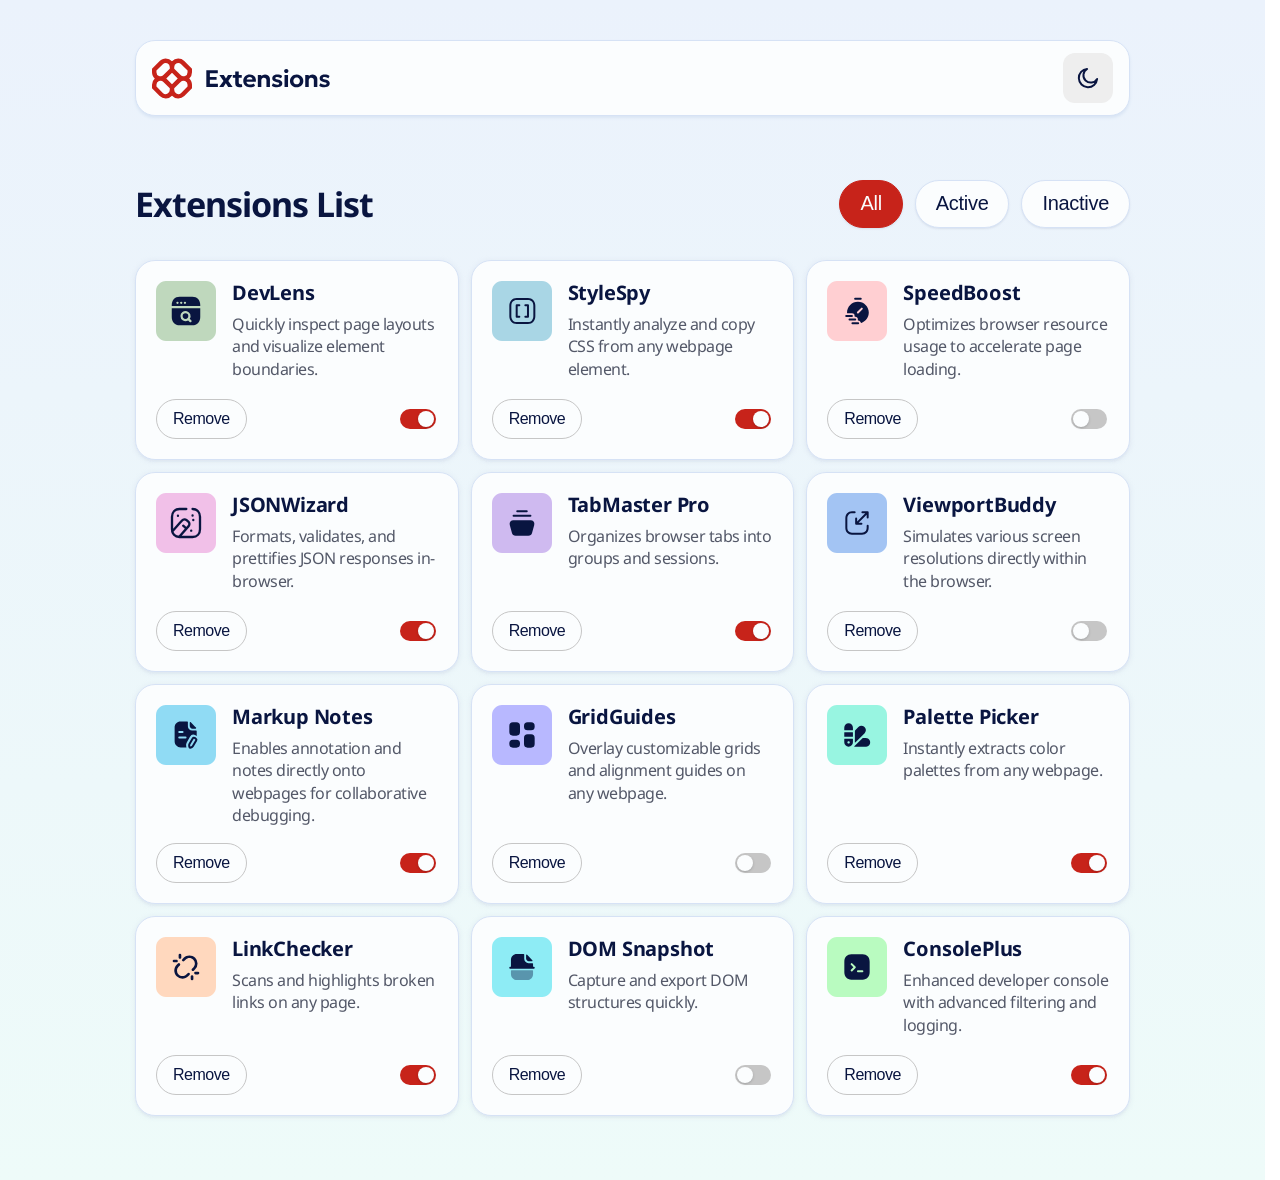
<file: index.html>
<!doctype html>
<html lang="en">
    <head>
        <meta charset="UTF-8">
        <meta name="viewport" content="width=device-width, initial-scale=1.0">
        <title>Browser Extension Manager</title>
        <link rel="icon" type="image/svg+xml" href="images/favicon.svg">
        <link rel="icon" type="image/png" sizes="32x32" href="images/favicon-32x32.png">
        <link rel="stylesheet" href="styles/browser-extension-manager-ui.css">
    </head>
    <body>
        <div class="container browser-extension-manager">
            <header>
                <nav>
                    <a class="logo-link" href="/index.html">
                        <img class="logo-light" src="images/logo.svg" alt="Extension Manager">
                        <img class="logo-dark" src="images/logo-dark.webp" alt="Extension Manager">
                    </a>
                    <button class="settings-light-dark" type="button" aria-label="Toggle dark mode">
                        <img class="moon-icon" src="images/icon-moon.svg" alt="">
                        <img class="sun-icon" src="images/icon-sun.svg" alt="">
                    </button>
                </nav>
            </header>
            <main>
                <section class="extensions-header">
                    <h1>Extensions List</h1>
                    <div class="filter-container">
                        <button class="all-button active" type="button" aria-pressed="true">All</button>
                        <button class="active-button" type="button" aria-pressed="false">Active</button>
                        <button class="inactive-button" type="button" aria-pressed="false">Inactive</button>
                    </div>
                </section>
                <div class="extensions-container"></div>
            </main>
        </div>
        <div class="modal-overlay" aria-hidden="true">
            <div class="modal" role="dialog" aria-modal="true" aria-labelledby="modal-title" tabindex="-1">
                <h2 id="modal-title">Remove Extension?</h2>
                <p class="modal-message">Are you sure you want to remove this extension?</p>
                <div class="modal-actions">
                    <button class="cancel-button" type="button">
                        Cancel
                    </button>
                    <button class="confirm-remove-button" type="button">
                        Remove
                    </button>
                </div>
            </div>
        </div>
        <div class="toast" role="status" aria-live="polite">
            <p class="toast-message"></p>
            <button class="undo-button" type="button">
                <svg xmlns="http://www.w3.org/2000/svg" width="20" height="20" viewBox="0 0 20 20" aria-hidden="true"><path d="M1.563 1.281h.949c.246 0 .422.211.422.457l-.07 3.446a8.6 8.6 0 0 1 7.277-3.868c4.816 0 8.718 3.938 8.718 8.72-.035 4.816-3.937 8.683-8.718 8.683a8.86 8.86 0 0 1-5.871-2.215.446.446 0 0 1 0-.633l.703-.703c.14-.14.386-.14.562 0 1.23 1.09 2.813 1.723 4.606 1.723A6.88 6.88 0 0 0 17.03 10c0-3.797-3.093-6.89-6.89-6.89-2.813 0-5.203 1.687-6.293 4.078l4.43-.106c.245 0 .456.176.456.422v.95c0 .245-.21.421-.421.421h-6.75a.406.406 0 0 1-.422-.422v-6.75c0-.21.175-.422.422-.422"/></svg>
                Undo
            </button>
        </div>
        <script type="module" src="scripts/index.js"></script> 
    </body>
</html>
</file>
<file: styles/browser-extension-manager-ui.css>
/* Global Variables */
:root {
    --theme-transition: .2s ease;
    --colors-neutral-0: #FBFDFE;
    --colors-neutral-100: #eee;
    --colors-neutral-200: #D6E2F5;
    --colors-neutral-300: #C6C6C6;
    --colors-neutral-600: #535868;
    --colors-neutral-700: #2F364B;
    --colors-neutral-800: #202535;
    --colors-neutral-900: #091540;
    --colors-red-400: #F25C54;
    --colors-red-500: #DE4840;
    --colors-red-700: #C7231A;
    --spacing-xxs: 0.125rem;
    --spacing-050: 0.25rem;
    --spacing-100: 0.5rem;
    --spacing-125: 0.625rem;
    --spacing-150: 0.75rem;
    --spacing-200: 1rem;
    --spacing-250: 1.25rem;
    --spacing-300: 1.5rem;
    --spacing-400: 2rem;
    --spacing-500: 2.5rem;
    --spacing-800: 4rem;
    --corner-radius-10: 0.625rem;
    --corner-radius-12: 0.75rem;
    --corner-radius-20: 1.25rem;
    --corner-radius-full: 62.4375rem;
    --radius-full: 9999px;
    --background-gradient-light: linear-gradient(180deg, #EBF2FC 0%, #EEFBF9 100%), #FFF;
    --background-gradient-dark: linear-gradient(180deg, #04091B 0%, #091540 100%), #FFF;
    --background-nav: var(--colors-neutral-0);
    --border-nav: 1px solid var(--colors-neutral-200);
    --box-shadow-nav: 0 2px 3px 0 #D9E5F4;
    --background-settings-light-dark: var(--colors-neutral-100);
    --background-settings-light-dark-hover: var(--colors-neutral-300);
    --color-extensions-header-h1: var(--colors-neutral-900);
    --background-filter-container-button: var(--colors-neutral-0);
    --border-filter-container-button: 1px solid var(--colors-neutral-200);
    --box-shadow-filter-container-button: 0 1px 2px 0 rgba(184, 196, 215, 0.40);
    --color-filter-container-button: var(--colors-neutral-900);
    --background-filter-container-button-active: var(--colors-red-700);
    --border-filter-container-button-active: 1px solid var(--colors-red-700);
    --color-filter-container-button-active: var(--colors-neutral-0);
    --background-filter-container-button-active-hover: var(--colors-red-500);
    --border-filter-container-button-active-hover: 1px solid var(--colors-red-500);
    --background-extension-card: var(--colors-neutral-0);
    --border-extension-card: 1px solid var(--colors-neutral-200);
    --box-shadow-extension-card: 0 2px 2px 0 rgba(194, 206, 225, 0.20), 0 1px 5px 1px rgba(194, 206, 225, 0.22);
    --color-extension-name: var(--colors-neutral-900);
    --color-extension-description: var(--colors-neutral-600);
    --background-remove-button: var(--colors-neutral-0);
    --border-remove-button: 1px solid var(--colors-neutral-300);
    --color-remove-button: var(--colors-neutral-900);
    --background-remove-button-hover: var(--colors-red-700);
    --border-remove-button-hover: 1px solid var(--colors-red-700);
    --color-remove-button-hover: var(--colors-neutral-0);
    --background-toggle-slider: var(--colors-neutral-300);
    --background-toggle-slider-before: var(--colors-neutral-0);
    --box-shadow-toggle-slider-before: 0 1px 3px 0 rgba(10, 13, 18, 0.15), 0 1px 2px -1px rgba(10, 13, 18, 0.15);
    --background-compact-toggle-slider: var(--colors-red-700);
    --background-compact-toggle-slider-hover: var(--colors-red-500);
    --outline-compact-toggle-slider: 2px solid var(--colors-red-700);
    --background-modal: rgba(0,0,0,.4);
    --background-modal-card: var(--colors-neutral-0);
    --color-modal-text: var(--colors-neutral-900);
    --background-toast: var(--colors-neutral-800);
    --border-toast: 1px solid var(--colors-neutral-600);
    --box-shadow-toast: 0 4px 12px rgba(0,0,0,.15);
    --color-toast: var(--colors-neutral-0);
    --color-undo-button: var(--colors-red-400);
    --undo-button-svg: var(--colors-red-400);
}

.dark-mode {
    --background-nav: var(--colors-neutral-800);
    --border-nav: 1px solid var(--colors-neutral-800);
    --box-shadow-nav: none;
    --background-settings-light-dark: var(--colors-neutral-700);
    --background-settings-light-dark-hover: var(--colors-neutral-600);
    --color-extensions-header-h1: var(--colors-neutral-0);
    --background-filter-container-button: var(--colors-neutral-700);
    --border-filter-container-button: 1px solid var(--colors-neutral-600);
    --box-shadow-filter-container-button: none;
    --color-filter-container-button: var(--colors-neutral-0);
    --background-filter-container-button-active: var(--colors-red-400);
    --border-filter-container-button-active: 1px solid var(--colors-red-400);
    --color-filter-container-button-active: var(--colors-neutral-900);
    --background-filter-container-button-active-hover: var(--colors-red-500);
    --border-filter-container-button-active-hover: 1px solid var(--colors-red-500);
    --background-extension-card: var(--colors-neutral-800);
    --border-extension-card: 1px solid var(--colors-neutral-600);
    --box-shadow-extension-card: none;
    --color-extension-name: var(--colors-neutral-0);
    --color-extension-description: var(--colors-neutral-300);
    --background-remove-button: transparent;
    --border-remove-button: 1px solid var(--colors-neutral-600);
    --color-remove-button: var(--colors-neutral-0);
    --background-remove-button-hover: var(--colors-red-400);
    --border-remove-button-hover: 1px solid var(--colors-red-400);
    --color-remove-button-hover: var(--colors-neutral-900);
    --background-toggle-slider: var(--colors-neutral-600);
    --background-toggle-slider-before: var(--colors-neutral-0);
    --box-shadow-toggle-slider-before: 0 1px 3px 0 rgba(10, 13, 18, 0.10), 0 1px 2px -1px rgba(9, 21, 64, 0.60);
    --background-compact-toggle-slider: var(--colors-red-400);
    --background-compact-toggle-slider-hover: var(--colors-red-500);
    --outline-compact-toggle-slider: 2px solid var(--colors-red-400);
    --background-modal-card: var(--colors-neutral-800);
    --color-modal-text: var(--colors-neutral-0);
    --background-toast: var(--colors-neutral-0);
    --border-toast: 1px solid var(--colors-neutral-200);
    --box-shadow-toast: 0 4px 12px rgba(0,0,0,.15);
    --color-toast: var(--colors-neutral-900); 
    --color-undo-button: var(--colors-red-700);
    --undo-button-svg: var(--colors-red-700);
}

/* Global Styles */

* {
    box-sizing: border-box;
}

html {
    scrollbar-gutter: stable;
}

html, body {
    margin: 0;
    padding: 0;
}

button {
    cursor: pointer;
}

button:focus-visible, a:focus-visible {
    outline: 2px solid var(--colors-red-400);
    outline-offset: 3px;
}

@media (prefers-reduced-motion: reduce) {
    *,
    *::before,
    *::after {
        animation-duration: 0.01ms !important;
        animation-iteration-count: 1 !important;
        transition-duration: 0.01ms !important;
    }
}

/* Desktop Default Styles */
/* 1440px Design */

@font-face {
    font-family: 'Noto Sans';
    src: url('../fonts/NotoSans/NotoSans-VariableFont_wdth,wght.ttf') format('truetype');
    font-style: normal;
    font-weight: 100 800;
}

@font-face {
    font-family: 'Noto Sans Italic';
    src: url('../fonts/NotoSans/NotoSans-Italic-VariableFont_wdth,wght.ttf') format('truetype');
    font-style: italic;
    font-weight: 100 800;
}

body {
    min-height: 100vh;
    position: relative;
    isolation: isolate;
    background: var(--background-gradient-light);
    font-family: 'Noto Sans', sans-serif;
}

body::before {
    content: "";
    position: fixed;
    inset: 0;
    background: var(--background-gradient-dark);
    opacity: 0;
    pointer-events: none;
    transition: opacity var(--theme-transition);
    z-index:-1;
}

body > * {
    position: relative;
    z-index: 1;
}

.dark-mode::before {
    opacity: 1;
}

.container {
    display: flex;
    width: min(90rem, 100%);
    min-height: 100vh;
    padding: var(--spacing-500) 8.4375rem var(--spacing-800) 8.4375rem;
    flex-direction: column;
    align-items: flex-start;
    gap: var(--spacing-800);
    margin: 0 auto;
}

header {
    width: 100%;
}

nav {
    display: flex;
    padding: var(--spacing-150) var(--spacing-200);
    justify-content: space-between;
    align-items: center;
    align-self: stretch;
    border-radius: var(--corner-radius-20);
    background: var(--background-nav);
    border: var(--border-nav);
    box-shadow: var(--box-shadow-nav);
}

.logo-link {
    display: flex;
    align-items: flex-start;
    gap: var(--spacing-150);
}

.logo-link img {
    max-width: 180px;
    height:auto;
}

.settings-light-dark {
    display: flex;
    width: 3.125rem;
    height: 3.125rem;
    justify-content: center;
    align-items: center;
    border-radius: var(--corner-radius-12);
    background: var(--background-settings-light-dark);
    border: none;
    transition: background-color var(--theme-transition);
}

.settings-light-dark:hover {
    background-color: var(--background-settings-light-dark-hover);
}

.moon-icon, .sun-icon {
    width: 1.375rem;
    height: 1.375rem;
    flex-shrink: 0;
}

.logo-dark {
    display:none;
}

.dark-mode .logo-light {
    display:none;
}

.dark-mode .logo-dark {
    display:block;
}

.sun-icon {
    display: none;
}

.dark-mode .moon-icon {
    display: none;
}

.dark-mode .sun-icon {
    display: block;
}

main {
    display: flex;
    width: 100%;
    flex-direction: column;
    align-items: flex-start;
    gap: var(--spacing-400);
}

.extensions-header {
    display: flex;
    align-items: center;
    gap: 3rem;
    align-self: stretch;
}

.extensions-header h1 {
    flex: 1 0 0;
    color: var(--color-extensions-header-h1);
    font-size: 2.125rem;
    font-style: normal;
    font-weight: 700;
    line-height: 100%;
    letter-spacing: -0.0625rem;
    margin: 0;
    transition: color var(--theme-transition);
}

.filter-container {
    display: flex;
    align-items: center;
    gap: var(--spacing-150);
}

.filter-container button {
    display: flex;
    padding: var(--spacing-100) var(--spacing-250) var(--spacing-125) var(--spacing-250);
    flex-direction: column;
    justify-content: center;
    align-items: center;
    gap: var(--spacing-125);
    align-self: stretch;
    background: var(--background-filter-container-button);
    box-shadow: var(--box-shadow-filter-container-button);
    border: var(--border-filter-container-button);
    border-radius: var(--corner-radius-full);
    color: var(--color-filter-container-button);
    font-size: 1.25rem;
    font-style: normal;
    font-weight: 500;
    line-height: 140%;
    letter-spacing: -0.01875rem;
    transition: 
        background-color var(--theme-transition), 
        border-color var(--theme-transition),
        color var(--theme-transition),
        opacity var(--theme-transition);
}

.filter-container button:hover {
    opacity: 0.7;
}

.dark-mode .filter-container button:hover {
    opacity: 1;
    background: var(--colors-neutral-600);
    border: 1px solid var(--colors-neutral-600);
}

.filter-container button.active {
    background: var(--background-filter-container-button-active);
    border: var(--border-filter-container-button-active);
    color: var(--color-filter-container-button-active);
}

.filter-container button.active:hover {
    opacity: 1;
    background: var(--background-filter-container-button-active-hover);
    border: var(--border-filter-container-button-active-hover);
}

.extensions-container {
    display: grid;
    grid-template-columns: repeat(3, minmax(0, 1fr));
    grid-auto-rows: minmax(12.5rem, auto);
    grid-gap: var(--spacing-150);
}

.extension-card {
    display: flex;
    min-height: 12.5rem;
    padding: var(--spacing-250);
    flex-direction: column;
    justify-content: space-between;
    align-items: flex-start;
    border-radius: var(--corner-radius-20);
    background: var(--background-extension-card);
    border: var(--border-extension-card);
    box-shadow: var(--box-shadow-extension-card);
    transition: 
        background-color var(--theme-transition), 
        border-color var(--theme-transition), 
        box-shadow var(--theme-transition); 
}

.extension-card.updated {
    animation: cardUpdate var(--theme-transition);
}

@keyframes cardUpdate {

    from {
        transform: scale(.98);
    }

    to {
        transform: scale(1);
    }

}

.extension-card.removing {
    animation: cardRemove .25s ease forwards;
}

@keyframes cardRemove {

    from {
        opacity: 1;
        transform: scale(1);
    }

    to {
        opacity: 0;
        transform: scale(.95);
    }

}

.extension-info {
    display: flex;
    align-items: flex-start;
    gap: var(--spacing-200);
    align-self: stretch;
}

.extension-icon {
    display: flex;
    width: 3.75rem;
    height: 3.75rem;
    flex: 0 0 3.75rem;
    justify-content: center;
    align-items: center;
    gap: var(--spacing-125);
}

.extension-icon img {
    width: 3.75rem;
    height: 3.75rem;
}

.extension-details {
    display: flex;
    flex-direction: column;
    align-items: flex-start;
    gap: var(--spacing-100);
    flex: 1;
}

.extension-name, .empty-state h2 {
    color: var(--color-extension-name);
    font-size: 1.25rem;
    font-style: normal;
    font-weight: 700;
    line-height: 120%;
    letter-spacing: -0.0125rem;
    margin: 0;
    transition: color var(--theme-transition);
}

.extension-description, .empty-state p {
    align-self: stretch;
    color: var(--color-extension-description);
    font-size: 1rem;
    font-style: normal;
    font-weight: 400;
    line-height: 140%;
    letter-spacing: -0.03125rem;
    margin: 0;
    transition: color var(--theme-transition);
}

.extension-actions {
    display: flex;
    justify-content: space-between;
    align-items: center;
    align-self: stretch;
    padding-top: var(--spacing-200);
}

.remove-button {
    display: flex;
    padding: var(--spacing-100) var(--spacing-200);
    justify-content: center;
    align-items: center;
    gap: var(--spacing-125);
    background: var(--background-remove-button);
    border: var(--border-remove-button);
    border-radius: var(--corner-radius-full);
    color: var(--color-remove-button);
    font-size: 1rem;
    font-style: normal;
    font-weight: 500;
    line-height: 140%;
    letter-spacing: -0.03125rem;
    transition: 
        background-color var(--theme-transition), 
        border-color var(--theme-transition), 
        color var(--theme-transition);
}

.remove-button:hover {
    background-color: var(--background-remove-button-hover);
    border: var(--border-remove-button-hover);
    color: var(--color-remove-button-hover);
}

.toggle {
    display: flex;
    padding: var(--spacing-xxs);
    justify-content: flex-end;
    align-items: center;
}

.compact-toggle {
    position: relative;
    display: inline-block;
    width: 36px;
    height: 20px; 
    cursor: pointer;
}

.compact-toggle input {
    opacity: 0;
    width: 0;
    height: 0;
}

.toggle-slider {
    position: absolute;
    top: 0;
    left: 0;
    right: 0;
    bottom: 0;
    background-color: var(--background-toggle-slider);
    border-radius: 999px;
    transition: background-color var(--theme-transition);
}

.toggle-slider::before {
    content: "";
    position: absolute;
    height: 16px;
    width: 16px;
    left: 2px;
    bottom: 2px;
    background-color: var(--background-toggle-slider-before);
    border-radius: 50%;
    box-shadow: var(--box-shadow-toggle-slider-before);
    transition: transform .1s ease-in-out, background-color var(--theme-transition), box-shadow var(--theme-transition);
}

.compact-toggle input:checked + .toggle-slider {
    background-color: var(--background-compact-toggle-slider);
}

.compact-toggle input:checked + .toggle-slider:hover {
    background-color: var(--background-compact-toggle-slider-hover);
}

.compact-toggle input:checked + .toggle-slider::before {
    transform: translateX(16px);
}

.compact-toggle input:focus-visible + .toggle-slider {
    outline: var(--outline-compact-toggle-slider);
    outline-offset: 2px;
}

.compact-toggle input:disabled + .toggle-slider {
    background-color: #E2E8F0;
    cursor: not-allowed;
    opacity: 0.6;
}

/* Modal */

.modal-overlay {
    position: fixed;
    inset: 0;
    display: flex;
    justify-content: center;
    align-items: center;
    background: var(--background-modal);
    opacity: 0;
    visibility: hidden;
    transition: opacity var(--theme-transition), visibility var(--theme-transition);
    z-index: 10;
}

.modal-overlay.show {
    opacity: 1;
    visibility: visible;
    pointer-events: auto;
}

.modal {
    width: min(90%, 25rem);
    padding: var(--spacing-400);
    border-radius: var(--corner-radius-20);
    background: var(--background-modal-card);
    color: var(--color-modal-text);
    transform: scale(.95);
    transition: transform var(--theme-transition);
}

.modal-overlay.show .modal {
    transform: scale(1);
}

.modal-open .remove-button:hover {
    background: var(--background-remove-button);
    border: var(--border-remove-button);
    color: var(--color-remove-button);
}

.modal h2 {
    margin: 0 0 var(--spacing-200);
}

.modal p {
    margin: 0 0 var(--spacing-200);
}

.modal-actions {
    display: flex;
    justify-content: flex-end;
    gap: var(--spacing-150);
}

.cancel-button, .confirm-remove-button {
    display: flex;
    padding: var(--spacing-100) var(--spacing-200);
    justify-content: center;
    align-items: center;
    gap: var(--spacing-125);
    background: var(--background-remove-button);
    border: var(--border-remove-button);
    border-radius: var(--corner-radius-full);
    color: var(--color-remove-button);
    font-size: 1rem;
    font-style: normal;
    font-weight: 500;
    line-height: 140%;
    letter-spacing: -0.03125rem;
    transition: 
        background-color var(--theme-transition), 
        border-color var(--theme-transition), 
        color var(--theme-transition);
}

.cancel-button:hover, .confirm-remove-button:hover {
    background-color: var(--background-remove-button-hover);
    border: var(--border-remove-button-hover);
    color: var(--color-remove-button-hover);
}

.toast {
    position: fixed;
    bottom: calc(2rem + env(safe-area-inset-bottom));
    left: 50%;
    transform: translateX(-50%) translateY(150%);
    opacity: 0;
    visibility: hidden;
    display: flex;
    align-items: center;
    gap: var(--spacing-150);
    padding: var(--spacing-200) var(--spacing-250);
    border-radius: var(--corner-radius-12);
    background: var(--background-toast);
    border: var(--border-toast);
    box-shadow: var(--box-shadow-toast);
    color: var(--color-toast);
    transition: 
        transform .25s ease,
        opacity .25s ease,
        visibility .25s ease;
}

.toast.show {
    transform: translateX(-50%) translateY(0);
    opacity: 1;
    visibility: visible;
}

.toast-message {
    color: var(--color-toast);
    font-size: 1rem;
    font-style: normal;
    font-weight: 400;
    line-height: 1;
    letter-spacing: -0.03125rem;
    margin: 0;
}

.undo-button {
    display: inline-flex;
    align-items: center;
    justify-content: center;
    gap: var(--spacing-050);
    border: none;
    background: transparent;
    color: var(--color-undo-button);
    font-weight: 700;
    font-size: 1rem;
    line-height: 1;
    margin: 0;
    padding: 1px 0 0 0;
    cursor: pointer;
}

.undo-button svg {
    width: 1rem;
    height: 1rem;
    flex-shrink: 0;
    fill: var(--undo-button-svg);
}

/* Small Desktop / Large Tablet */

@media (max-width: 1200px) {
    .extensions-container {
        grid-template-columns: repeat(2,minmax(0, 1fr));
    }
}

@media (max-width: 992px) {
    .container {
        width: 100%;
        padding: var(--spacing-300) var(--spacing-400) var(--spacing-800) var(--spacing-400);
        gap: var(--spacing-500);
    }
}

@media (max-width: 768px) {
    .container {
        width: 100%;
        padding: var(--spacing-250) var(--spacing-200) var(--spacing-800) var(--spacing-200);
    }
    
    nav {
        padding: var(--spacing-100) var(--spacing-150);
        border-radius: var(--corner-radius-10);
    }
    
    .extensions-header {
        flex-direction: column;
        justify-content: center;
        gap: var(--spacing-300);
    }
    
    .extensions-header h1 {
        flex: initial;
        align-self: stretch;
        text-align: center;
    }
    
    .extensions-container {
        display: grid;
        width: 100%;
        grid-template-columns: repeat(1, minmax(0, 1fr));
    }
    
    .empty-state h2, .empty-state p {
        text-align: center;
    }
    
    .toast {
        bottom: 5rem;
        width: calc(100% - 2rem);
    }
}
</file>
